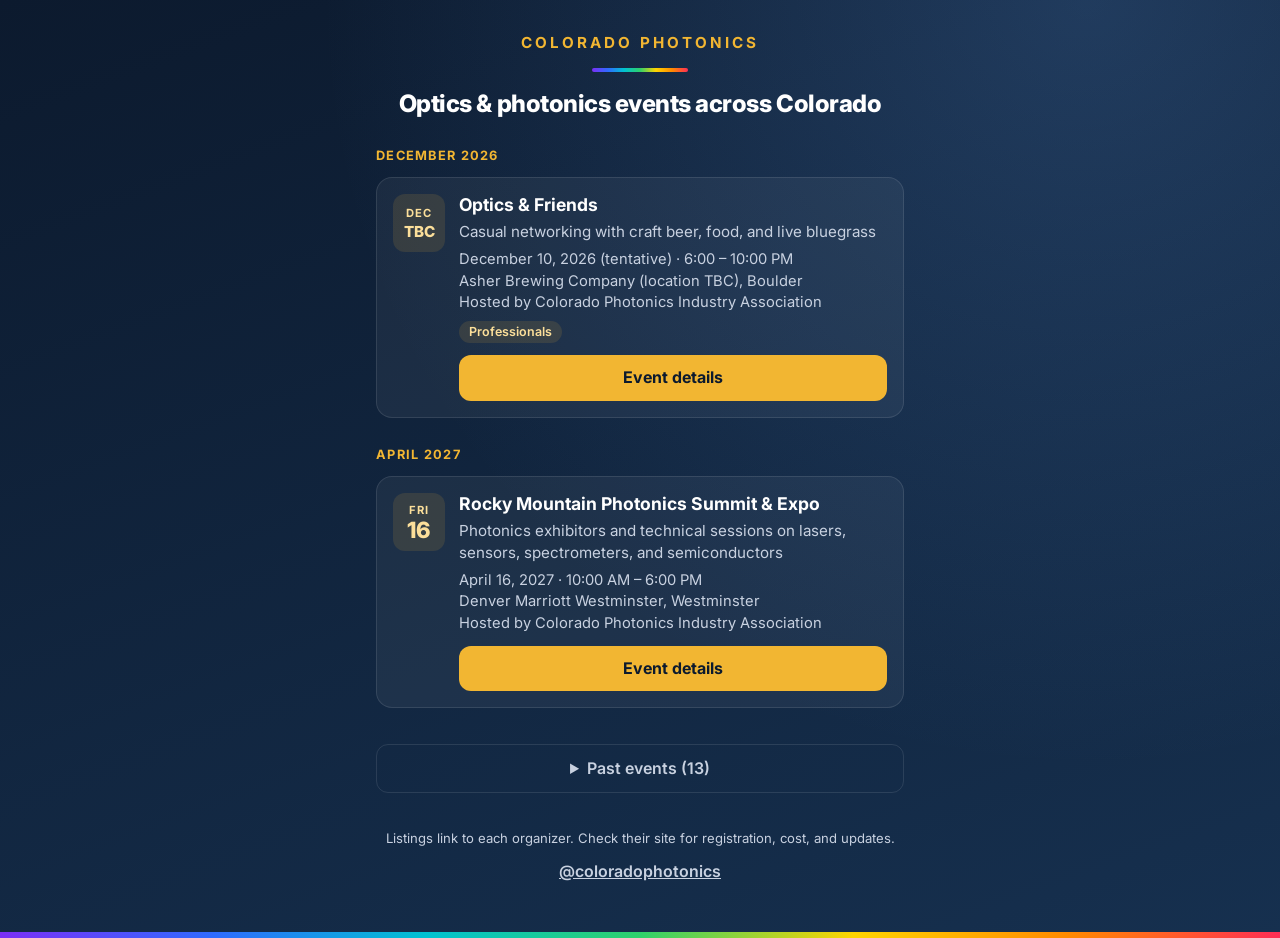
<file: index.html>
<!doctype html>
<html lang="en">
<head>
  <meta charset="utf-8">
  <meta name="viewport" content="width=device-width, initial-scale=1">
  <title>Colorado Photonics · Events</title>
  <meta name="description" content="Upcoming optics and photonics events across Colorado.">
  <link rel="preconnect" href="https://fonts.googleapis.com">
  <link rel="preconnect" href="https://fonts.gstatic.com" crossorigin>
  <link rel="stylesheet" href="https://fonts.googleapis.com/css2?family=Inter:wght@400;500;600;700;800&display=swap">
  <link rel="stylesheet" href="style.css">
</head>
<body>
  <div class="wrap">
    <header class="hero">
      <h1>Colorado Photonics</h1>
      <div class="spectrum" aria-hidden="true"></div>
      <p>Optics &amp; photonics events across Colorado</p>
    </header>

    <main id="events" aria-busy="true">
      <p class="status">Loading events…</p>
    </main>

    <footer>
      <p class="note">Listings link to each organizer. Check their site for registration, cost, and updates.</p>
      <a id="ig" hidden></a>
    </footer>
  </div>

  <script type="module" src="app.js"></script>
  <script type='module' src='https://static.cloudflareinsights.com/beacon.min.js' data-cf-beacon='{"token": "657d5c95e5664affa34745b5d063b6d6"}'></script>

</body>
</html>
</file>
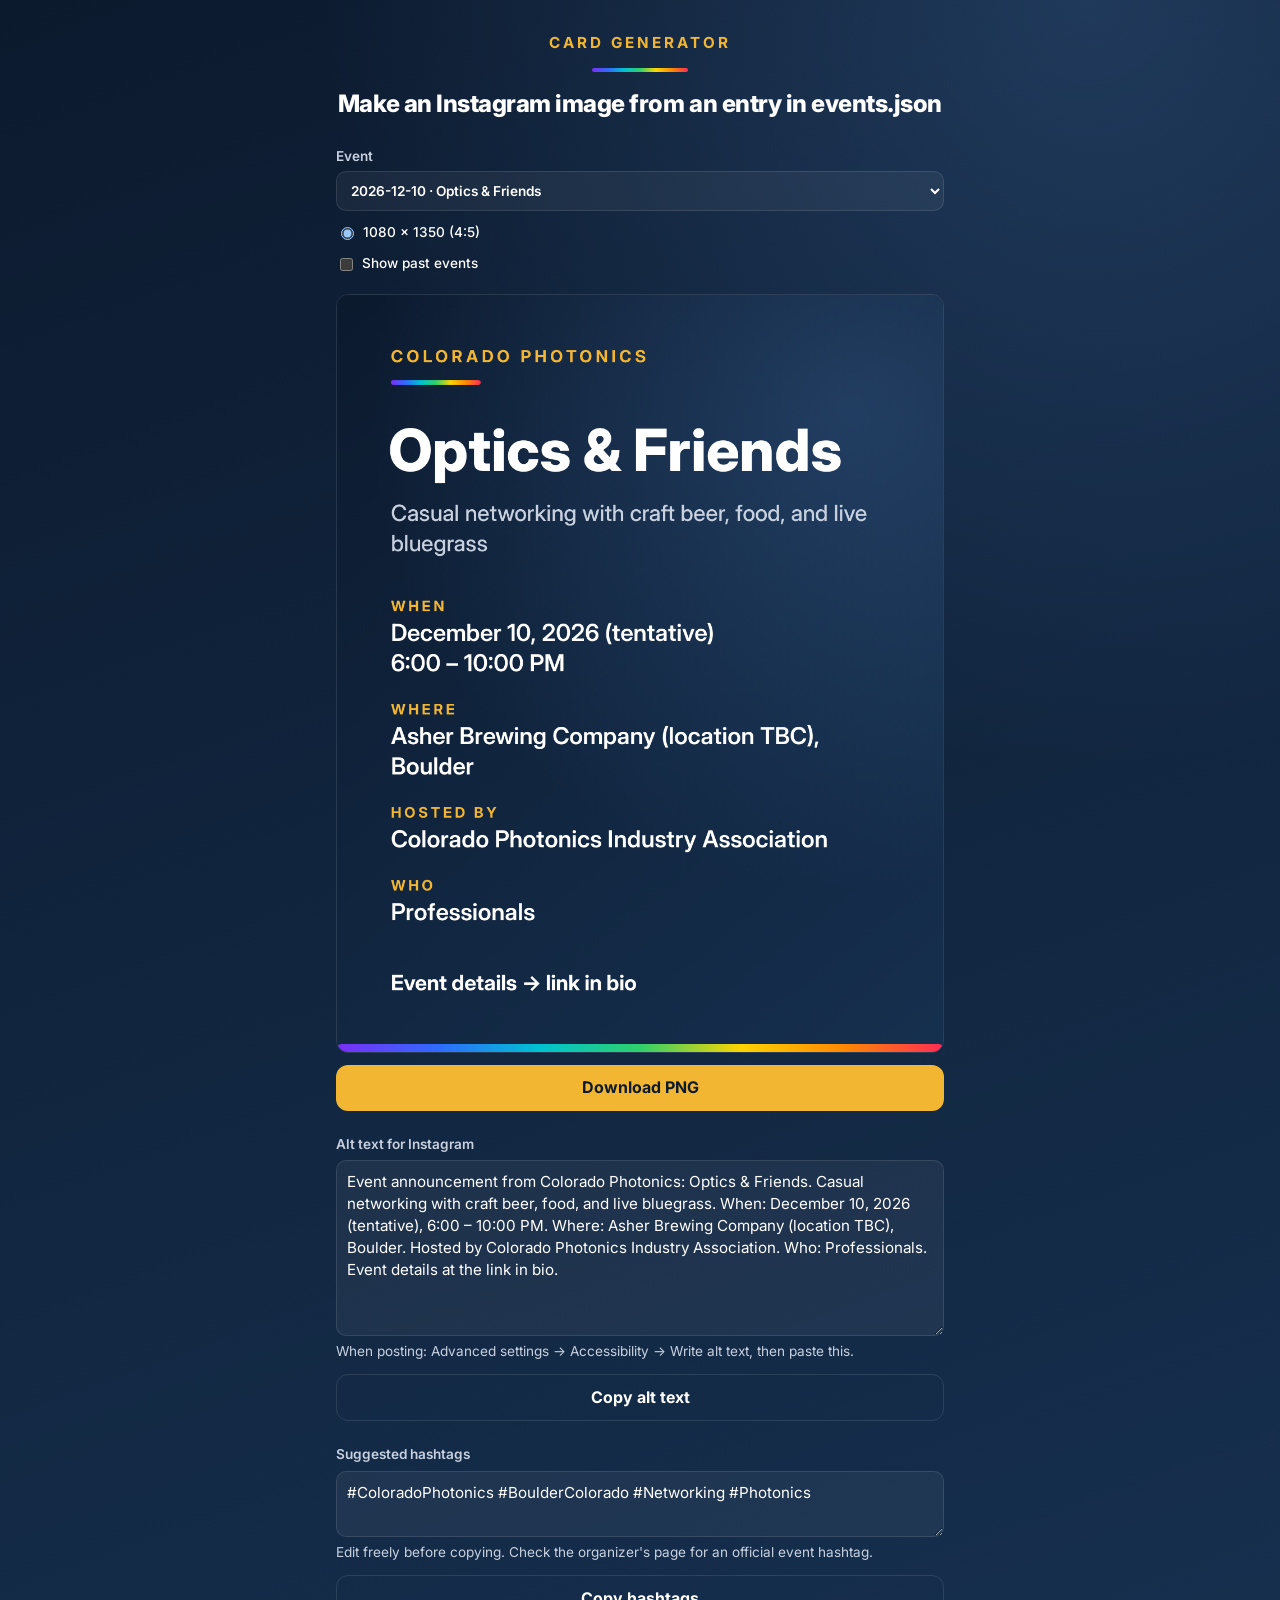
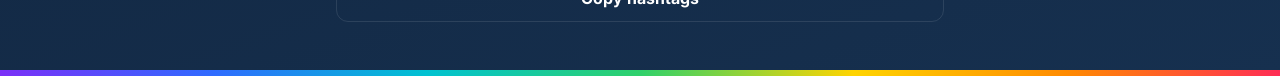
<file: card.html>
<!doctype html>
<html lang="en">
<head>
  <meta charset="utf-8">
  <meta name="viewport" content="width=device-width, initial-scale=1">
  <meta name="robots" content="noindex">
  <title>Instagram Card Generator</title>
  <link rel="preconnect" href="https://fonts.googleapis.com">
  <link rel="preconnect" href="https://fonts.gstatic.com" crossorigin>
  <link rel="stylesheet" href="https://fonts.googleapis.com/css2?family=Inter:wght@400;500;600;700;800&display=swap">
  <link rel="stylesheet" href="style.css">
  <style>
    .wrap { max-width: 640px; }
    .controls { display: grid; gap: 12px; margin-bottom: 20px; }
    .controls label { display: grid; gap: 4px; min-width: 0; font-size: 0.85rem; font-weight: 600; color: var(--muted); }
    .controls select {
      width: 100%; font: inherit; color: var(--text); background: var(--surface);
      border: 1px solid var(--border); border-radius: 10px; padding: 10px;
    }
    .row { display: flex; gap: 16px; flex-wrap: wrap; align-items: center; font-size: 0.9rem; }
    .row label { display: flex; gap: 6px; align-items: center; color: var(--text); font-weight: 500; }
    canvas { display: block; width: 100%; height: auto; border-radius: 12px; border: 1px solid var(--border); }
    button.button { width: 100%; border: 0; font: inherit; font-weight: 700; cursor: pointer; }
    .row { border: 0; margin: 0; padding: 0; }
    .alt { display: grid; gap: 6px; margin-top: 24px; font-size: 0.85rem; font-weight: 600; color: var(--muted); }
    .alt textarea {
      font: inherit; font-weight: 400; font-size: 0.95rem; color: var(--text); background: var(--surface);
      border: 1px solid var(--border); border-radius: 10px; padding: 10px; resize: vertical;
    }
    .hint { margin: 0; font-weight: 400; }
    button.secondary { background: transparent; color: var(--text); border: 1px solid var(--border); }
  </style>
</head>
<body>
  <div class="wrap">
    <header class="hero">
      <h1>Card generator</h1>
      <div class="spectrum" aria-hidden="true"></div>
      <p>Make an Instagram image from an entry in events.json</p>
    </header>

    <main>
    <div class="controls">
      <label>Event
        <select id="event"></select>
      </label>
      <fieldset class="row">
        <legend class="sr-only">Image size</legend>
        <label><input type="radio" name="size" value="1350" checked> 1080 × 1350 (4:5)</label>
      </fieldset>
      <div class="row">
        <label><input type="checkbox" id="past"> Show past events</label>
      </div>
    </div>

    <canvas id="card" width="1080" height="1350" role="img"></canvas>
    <button class="button" id="download" type="button">Download PNG</button>

    <label class="alt">Alt text for Instagram
      <textarea id="alt" rows="7" readonly></textarea>
      <p class="hint">When posting: Advanced settings → Accessibility → Write alt text, then paste this.</p>
    </label>
    <button class="button secondary" id="copy-alt" type="button">Copy alt text</button>

    <label class="alt">Suggested hashtags
      <textarea id="tags" rows="2" spellcheck="false"></textarea>
      <p class="hint">Edit freely before copying. Check the organizer's page for an official event hashtag.</p>
    </label>
    <button class="button secondary" id="copy-tags" type="button">Copy hashtags</button>
    </main>
  </div>

  <script type="module" src="card.js"></script>
</body>
</html>
</file>
<file: style.css>
:root {
  /* Matches the Instagram card (C in card.js). */
  --bg: #0c1a2e;
  --bg2: #16304f;
  --glow: rgba(96, 156, 230, 0.22);
  --surface: rgba(255, 255, 255, 0.05);
  --border: rgba(255, 255, 255, 0.1);
  --text: #ffffff;
  --muted: #c8d1e0;
  --accent: #f2b632;
  --accent-ink: #0c1a2e;
  --tag-bg: rgba(242, 182, 50, 0.12);
  --tag-text: #fcdf9a;
  --spectrum: linear-gradient(90deg, #7b2ff7, #2f6bff, #00c2d1, #2fd16b, #ffd400, #ff8a00, #ff2d55);
  color-scheme: dark;
}

* { box-sizing: border-box; }

html { background: var(--bg); }

body {
  margin: 0;
  min-height: 100vh;
  display: flex;
  flex-direction: column;
  background:
    radial-gradient(circle at 85% 0, var(--glow), transparent 60vmax),
    linear-gradient(160deg, var(--bg), var(--bg2));
  color: var(--text);
  font-family: Inter, system-ui, -apple-system, "Segoe UI", Roboto, sans-serif;
  line-height: 1.45;
  -webkit-font-smoothing: antialiased;
}

/* Spectrum strip along the bottom edge, like the card */
body::after {
  content: "";
  height: 6px;
  background: var(--spectrum);
}

.wrap {
  flex: 1;
  width: 100%;
  max-width: 560px;
  margin: 0 auto;
  padding: 32px 16px 48px;
}

.hero { text-align: center; margin-bottom: 28px; }
.spectrum {
  height: 4px;
  width: 96px;
  margin: 14px auto 18px;
  border-radius: 2px;
  background: var(--spectrum);
}
.hero h1 {
  margin: 0;
  font-size: 0.95rem;
  font-weight: 700;
  letter-spacing: 0.2em;
  text-transform: uppercase;
  color: var(--accent);
}
.hero p { margin: 0; font-size: 1.5rem; font-weight: 800; letter-spacing: -0.02em; line-height: 1.2; }

.month + .month { margin-top: 28px; }
.month h2 {
  margin: 0 0 12px;
  font-size: 0.8rem;
  font-weight: 700;
  letter-spacing: 0.1em;
  text-transform: uppercase;
  color: var(--accent);
}

.events { list-style: none; margin: 0; padding: 0; display: grid; gap: 12px; }

.event {
  display: flex;
  gap: 14px;
  padding: 16px;
  background: var(--surface);
  border: 1px solid var(--border);
  border-radius: 16px;
}

.badge {
  flex: none;
  width: 52px;
  height: 58px;
  display: flex;
  flex-direction: column;
  align-items: center;
  justify-content: center;
  border-radius: 12px;
  background: var(--tag-bg);
  color: var(--tag-text);
}
.badge-dow { font-size: 0.7rem; font-weight: 700; text-transform: uppercase; letter-spacing: 0.06em; }
.badge-day { font-size: 1.4rem; font-weight: 800; line-height: 1.1; }
.badge-tbc { font-size: 0.95rem; font-weight: 800; line-height: 1.4; }

.event-body { min-width: 0; flex: 1; }
.event h3 { margin: 0 0 4px; font-size: 1.1rem; font-weight: 700; line-height: 1.3; }
.summary { margin: 0 0 6px; font-size: 0.95rem; color: var(--muted); }
.meta { margin: 0; color: var(--muted); font-size: 0.92rem; }

.tag {
  display: inline-block;
  margin: 8px 0 0;
  padding: 2px 10px;
  border-radius: 999px;
  background: var(--tag-bg);
  color: var(--tag-text);
  font-size: 0.78rem;
  font-weight: 600;
}

.button {
  display: block;
  margin-top: 12px;
  padding: 11px 16px;
  border-radius: 12px;
  background: var(--accent);
  color: var(--accent-ink);
  text-align: center;
  text-decoration: none;
  font-weight: 700;
}
.button:hover { filter: brightness(1.1); }
a:focus-visible,
summary:focus-visible { outline: 3px solid var(--text); outline-offset: 2px; }

.sr-only {
  position: absolute;
  width: 1px;
  height: 1px;
  margin: -1px;
  padding: 0;
  overflow: hidden;
  clip: rect(0 0 0 0);
  white-space: nowrap;
  border: 0;
}

.past-events { margin-top: 36px; }
.past-events summary {
  cursor: pointer;
  padding: 12px 16px;
  border: 1px solid var(--border);
  border-radius: 12px;
  color: var(--muted);
  font-weight: 600;
  text-align: center;
}
.past-events[open] summary { margin-bottom: 20px; }
/* Past events: quieter, but every color still meets 4.5:1 contrast. */
.event.past { background: transparent; }
.event.past .badge { background: transparent; border: 1px solid var(--border); color: var(--muted); }
.event.past h3 { color: var(--muted); }
.link {
  display: inline-block;
  margin-top: 6px;
  padding: 4px 0;
  color: var(--tag-text);
  font-weight: 600;
  font-size: 0.9rem;
}

.status { text-align: center; color: var(--muted); padding: 24px 0; }

footer { margin-top: 36px; text-align: center; }
.note { margin: 0 0 12px; color: var(--muted); font-size: 0.82rem; }
footer a { color: var(--muted); font-weight: 600; }
</file>
